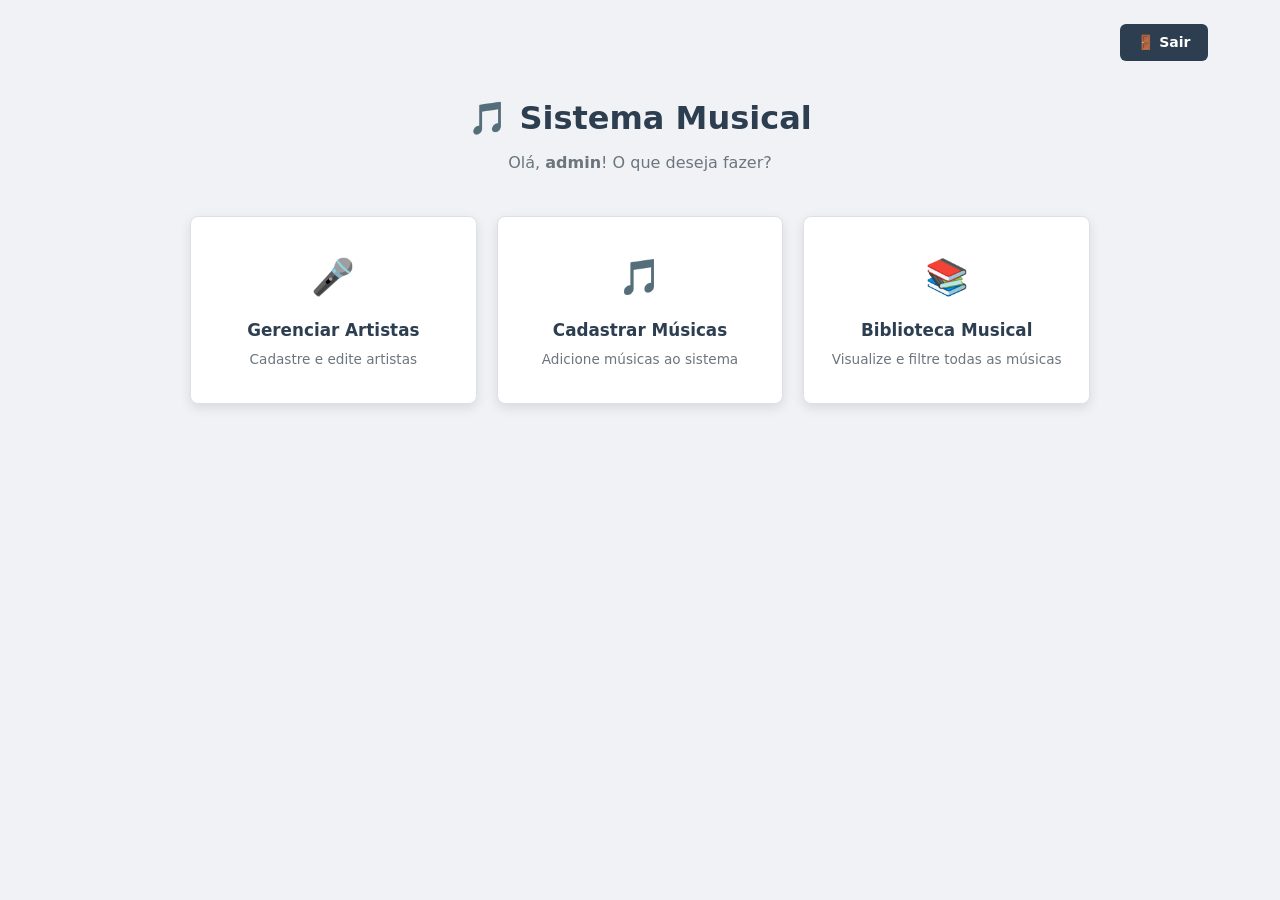
<file: index.html>
<!DOCTYPE html>
<html lang="pt-br">
<head>
    <!-- O head é igual ao do login: só muda o title. -->
    <meta charset="UTF-8">
    <meta name="viewport" content="width=device-width, initial-scale=1.0">
    <title>Menu Principal — Sistema Musical</title>
    <link rel="icon" href="data:image/svg+xml,<svg xmlns=%27http://www.w3.org/2000/svg%27 viewBox=%270 0 100 100%27><text y=%27.9em%27 font-size=%2790%27>🎵</text></svg>">
    <link rel="stylesheet" href="styles.css">
</head>
<body>
<!-- container: caixa com largura máxima, centralizada. Usada em todas as telas, menos no login. -->
<div class="container">
    <!-- topbar: barra de cima. O CSS (flex-end) joga o botão Sair para a direita. -->
    <div class="topbar">
        <!-- Um link (a) com cara de botão: a classe btn-back deixa ele escuro. -->
        <!-- Na Sprint 2 este link vai para logout.php, que encerra a sessão. -->
        <a href="login.html" class="btn-back">🚪 Sair</a>
    </div>
    <!-- page-header: as boas-vindas, centralizadas. -->
    <div class="page-header">
        <h1>🎵 Sistema Musical</h1>
        <!-- "admin" está fixo (dado inventado). Na Sprint 2 o PHP mostra o nome de quem entrou. -->
        <p>Olá, <strong>admin</strong>! O que deseja fazer?</p>
    </div>
    <!-- menu-grid: a grade dos 3 cards. O CSS usa display: grid para colocá-los lado a lado. -->
<div class="menu-grid">
    <!-- Cada menu-card tem um link (a) que ocupa o card inteiro: clicar em qualquer parte leva à tela. -->
    <div class="menu-card">
        <a href="cadastro_artista.html">
            <div class="menu-card-icon">🎤</div> <!-- ícone grande -->
            <div class="menu-card-title">Gerenciar Artistas</div> <!-- título -->
            <div class="menu-card-desc">Cadastre e edite artistas</div> <!-- descrição -->
        </a>
    </div>
    <div class="menu-card">
        <a href="cadastro_musica.html">
            <div class="menu-card-icon">🎵</div>
            <div class="menu-card-title">Cadastrar Músicas</div>
            <div class="menu-card-desc">Adicione músicas ao sistema</div>
        </a>
    </div>
    <div class="menu-card">
        <a href="listagem_musicas.html">
            <div class="menu-card-icon">📚</div>
            <div class="menu-card-title">Biblioteca Musical</div>
            <div class="menu-card-desc">Visualize e filtre todas as músicas</div>
        </a>
    </div>
</div>
</div>
</body>
</html>
</file>
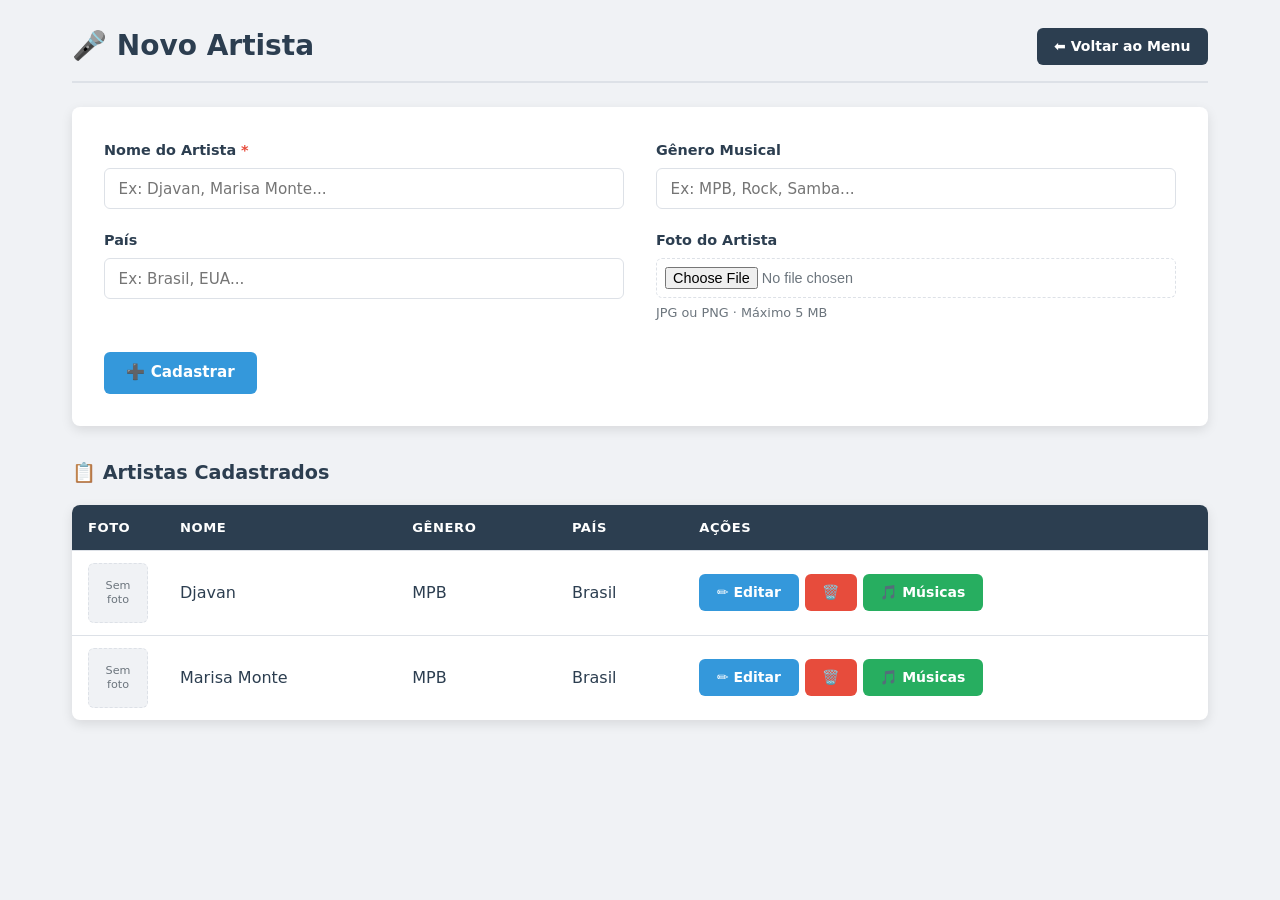
<file: cadastro_artista.html>
<!DOCTYPE html>
<html lang="pt-br">
<head>
<meta charset="UTF-8">
<meta name="viewport" content="width=device-width, initial-scale=1.0">
<title>Novo Artista — Sistema Musical</title>
<link rel="icon" href="data:image/svg+xml,<svg xmlns=%27http://www.w3.org/2000/svg%27 viewBox=%270 0 100 100%27><text y=%27.9em%27 font-size=%2790%27>🎵</text></svg>">
 <link rel="stylesheet" href="styles.css">
 </head>
 <body>
 <div class="container">

<!-- A mesma barra de título da Biblioteca (o CSS já existe desde a aula 2). -->
<div class="page-header-bar">
<h2>🎤 Novo Artista</h2>
<div class="header-actions">
<a href="index.html" class="btn-back">⬅ Voltar ao Menu</a>
</div>
 </div>

   <!--
     FORMULÁRIO DE CADASTRO DO ARTISTA (o "criador") 
     method="post": envia os dados escondidos. É o certo para cadastrar.
     enctype="multipart/form-data": OBRIGATÓRIO para enviar arquivo (a foto).
      Não muda nada na tela, mas sem ele a foto não chega ao PHP na Sprint 2. 
    --> 
   <form method="post" action="#" enctype="multipart/form-data">

       <!-- form-grid: o CSS transforma em 2 colunas (grid 1fr 1fr). Os campos se encaixam 2 por linha. -->
      <div class="form-grid">

     <div class="form-group">
           <!-- O * vermelho avisa que o campo é obrigatório. A cor vem da variável --red. -->
           <label for="nome">Nome do Artista <span style="color:var(--red)">*</span></label>
           <!-- required: o navegador não deixa cadastrar sem nome. -->
           <input type="text" id="nome" name="nome"
                  required placeholder="Ex: Djavan, Marisa Monte...">
     </div>

     <div class="form-group">
          <!-- Campo opcional (sem required). -->
          <label for="genero">Gênero Musical</label>
          <input type="text" id="genero" name="genero"
                  placeholder="Ex: MPB, Rock, Samba...">
     </div>

     <div class="form-group">
          <label for="pais">País</label>
          <input type="text" id="pais" name="pais"
                 placeholder="Ex: Brasil, EUA...">
     </div>

     <div class="form-group">
            <label for="foto">Foto do Artista</label>
            <!-- type="file": abre a janela para escolher um arquivo.
                 accept="image/*": mostra só imagens. -->
            <input type="file" id="imagem" name="imagem" accept="image/*">
            <!-- small: texto pequeno de ajuda embaixo do campo. -->
             <small>JPG ou PNG · Máximo 5 MB</small>
        </div>

    </div><!-- fim .form-grid -->

        <!-- form-actions: a área dos botões do formulário (flex). -->
   <div class="form-actions">
       <button type="submit" class="btn-primary">➕ Cadastrar</button>
  </div>
</form>


   <!-- ========== TABELA DE ARTISTAS (dados fixos nesta fase) ==========
        Usa as MESMAS classes da tabela da Biblioteca: o visual já vem pronto. -->
<h3>📋 Artistas Cadastrados</h3> <!-- h3: subtítulo da tabela -->

<div class="table-container">
    <table>
        <thead>
            <tr>
                <th class="col-foto">Foto</th>
                <th>Nome</th>
                <th>Gênero</th>
                <th>País</th>
                <th class="col-acoes">Ações</th>
            </tr>
   </thead>
   <tbody>
      <!-- Cada tr = um artista. -->
     <tr>
     <td><div class="no-image">Sem<br>foto</div></td>
     <td>Djavan</td>
     <td>MPB</td>
     <td>Brasil</td>
     <td>
        <div class="action-buttons">
                <a href="#" class="btn-edit">✏️ Editar</a>
                <a href="#" class="btn-delete">🗑️</a>
                <!-- btn-music (verde): leva ao cadastro das músicas DESTE artista. -->
                <a href="cadastro_musica.html" class="btn-music">🎵 Músicas</a>
             </div>
          </td>
        </tr>
        <tr>
             <td><div class="no-image">Sem<br>foto</div></td>
             <td>Marisa Monte</td>
             <td>MPB</td>
             <td>Brasil</td>
             <td>
                   <div class="action-buttons">
                   <a href="#" class="btn-edit">✏️ Editar</a>
                   <a href="#" class="btn-delete">🗑️</a>
                   <a href="cadastro_musica.html" class="btn-music">🎵 Músicas</a>
                </div>
             </td>
          </tr>
       </tbody>
    </table>
  </div>

</div>
</body>
</html>
</file>
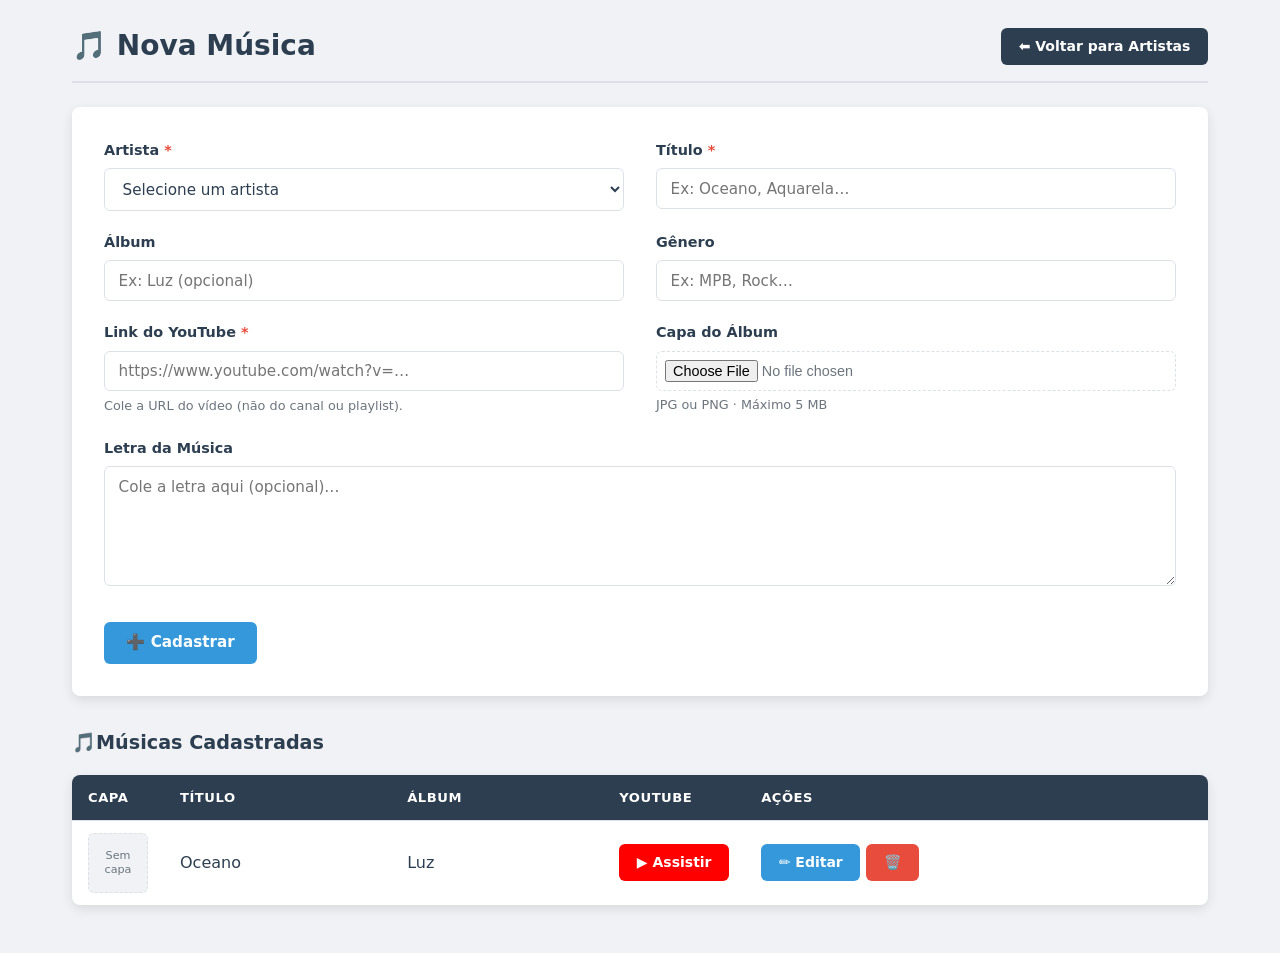
<file: cadastro_musica.html>
<!DOCTYPE html>
<html lang="pt-br">
<head>
    <meta charset="UTF-8">
    <meta name="viewport" content="width=device-width, initial-scale=1.0">
    <title>Nova Música — Sistema Musical</title>
    <link rel="icon" href="data:image/svg+xml,<svg xmlns=%27http://www.w3.org/2000/svg%27 viewBox=%270 0 100 100%27><text y=%27.9em%27 font-size=%2790%27>🎵</text></svg>">
    <link rel="stylesheet" href="styles.css">
</head>
<body>
<div class="container">

    <!-- Aqui o botão volta para os ARTISTAS: chegamos nesta tela pelo botão verde "Músicas". -->
    <div class="page-header-bar">
        <h2>🎵 Nova Música</h2>
        <div class="header-actions">
            <a href="cadastro_artista.html" class="btn-back">⬅ Voltar para Artistas</a>
        </div>
    </div>

    <!-- FORMULÁRIO DA MÚSICA (a "obra"). Igual ao do artista: post, enctype e form-grid. -->
    <form method="post" action="#" enctype="multipart/form-data">

        <div class="form-grid">

            <!-- Linha 1: Artista + Título -->
            <div class="form-group">
                <label for="artista_id">Artista <span style="color:var(--red)">*</span></label>
                <!--
                    select required: a música PRECISA de um artista.
                    A 1ª opção tem value="" (vazio): se a pessoa não escolher, o required bloqueia.
                    value="1", "2": o código do artista. Na Sprint 2 é assim que o banco
                    liga a música ao artista dela (chave estrangeira artista_id).
                -->
                <select name="artista_id" id="artista_id" required>
                    <option value="">Selecione um artista</option>
                    <option value="1">Djavan</option>
                    <option value="2">Marisa Monte</option>
                </select>
            </div>

            <div class="form-group">
                <label for="titulo">Título <span style="color:var(--red)">*</span></label>
                <input type="text" id="titulo" name="titulo"
                       required placeholder="Ex: Oceano, Aquarela…">
            </div>

            <!-- Linha 2: Álbum + Gênero (opcionais) -->
            <div class="form-group">
                <label for="album">Álbum</label>
                <input type="text" id="album" name="album" placeholder="Ex: Luz (opcional)">
            </div>

            <div class="form-group">
                <label for="genero">Gênero</label>
                <input type="text" id="genero" name="genero" placeholder="Ex: MPB, Rock…">
            </div>

            <!-- Linha 3: YouTube + Capa -->
            <div class="form-group">
                <label for="youtube_link">Link do YouTube <span style="color:var(--red)">*</span></label>
                <!-- type="url": o navegador confere se é um endereço de internet (http...). -->
                <input type="url" id="youtube_link" name="youtube_link"
                       required placeholder="https://www.youtube.com/watch?v=…">
                <small>Cole a URL do vídeo (não do canal ou playlist).</small>
            </div>

            <div class="form-group">
                <label for="imagem_capa">Capa do Álbum</label>
                <!-- O mesmo campo de foto do artista: só imagens. -->
                <input type="file" id="imagem_capa" name="imagem_capa" accept="image/*">
                <small>JPG ou PNG · Máximo 5 MB</small>
            </div>

            <!-- Linha 4: Letra. A classe "full" faz este campo ocupar as 2 colunas (grid-column: 1 / -1). -->
            <div class="form-group full">
                <label for="letra">Letra da Música</label>
                <!-- textarea: caixa de texto com várias linhas. Diferente do input, ela tem fechamento. -->
                <textarea id="letra" name="letra" placeholder="Cole a letra aqui (opcional)…"></textarea>
            </div>

        </div><!-- fim .form-grid -->

        <div class="form-actions">
            <button type="submit" class="btn-primary">➕ Cadastrar</button>
        </div>
    </form>


    <!-- ========== TABELA DE MÚSICAS DO ARTISTA (dados fixos nesta fase) ========== -->
    <h3>🎵Músicas Cadastradas</h3>
    <div class="table-container">
        <table>
            <thead>
                <tr>
                    <th class="col-capa">Capa</th>
                    <th>Título</th>
                    <th>Álbum</th>
                    <th class="col-youtube">YouTube</th>
                    <th class="col-acoes">Ações</th>
                </tr>
            </thead>
            <tbody>
                <tr>
                    <td><div class="no-image">Sem<br>capa</div></td>
                    <td>Oceano</td>
                    <td>Luz</td>
                    <!-- Abre o vídeo numa aba nova. -->
                    <td><a href="#" target="_blank" class="btn-youtube">▶ Assistir</a></td>
                    <td>
                        <div class="action-buttons">
                            <a href="#" class="btn-edit">✏️ Editar</a>
                            <a href="#" class="btn-delete">🗑️</a>
                        </div>
                    </td>
                </tr>
            </tbody>
        </table>
    </div>

</div>
</body>
</html>
</file>
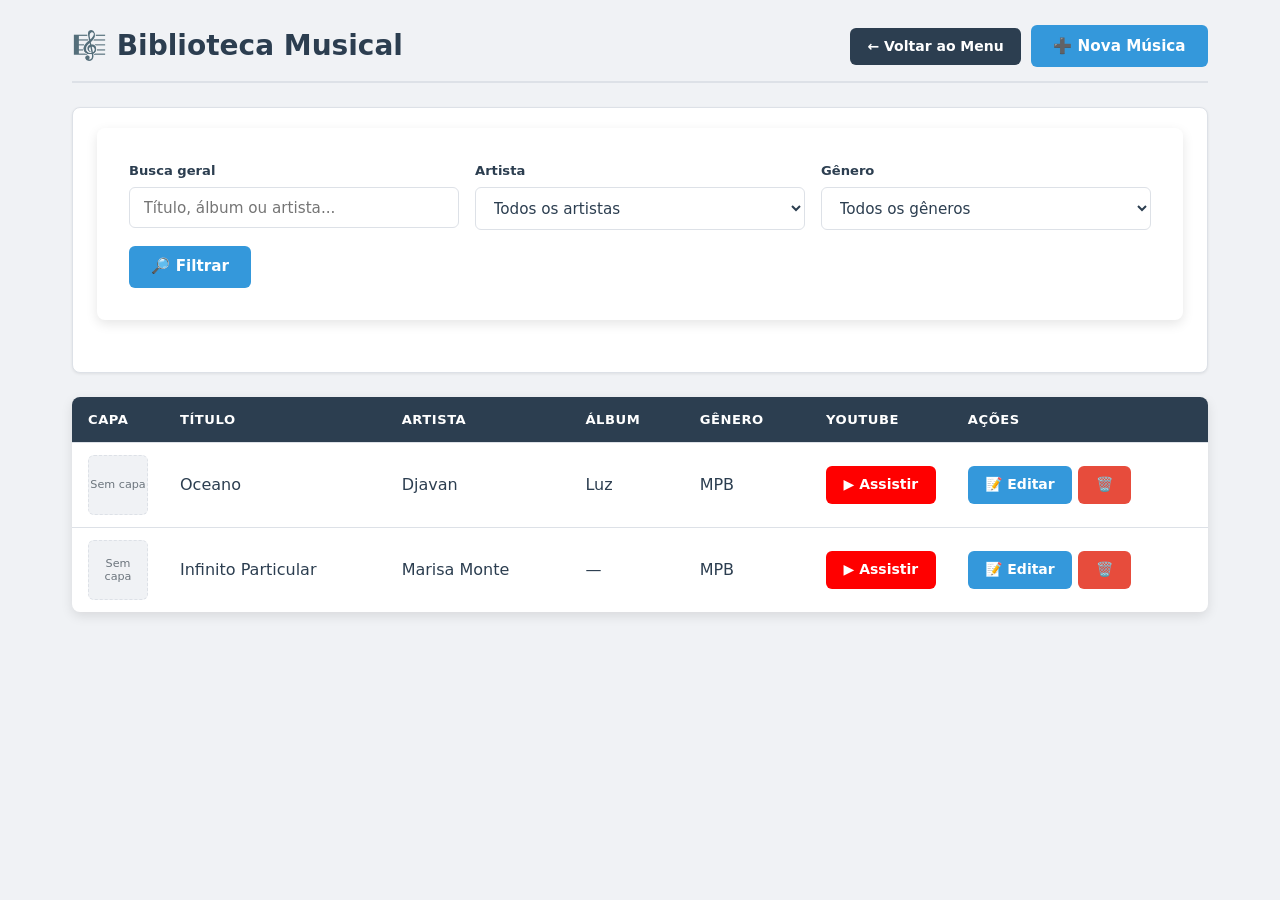
<file: listagem_musicas.html>
<!DOCTYPE html>
<html lang="pt-br">
<head>
    <meta charset="UTF-8">
    <meta name="viewport" content="width=device-width initial-scale=1.0">
    <title>Biblioteca Musical – Sistema Musical</title>
    <link rel="icon" href="data:image/svg+xml,<svg xmlns=%22http://www.w3.org/2000/svg%22 viewBox=%220 0 100 100%22><text y=%22.9em%22 font-size=%2290%22>🎵< text></svg>">
    <link rel="stylesheet" href="styles.css">
</head>
<body>
<div class="container">
    <!-- ========== CABEÇALHO DA PÁGINA ==========
         page-header-bar: o CSS (flex + space-between) deixa o título
         à esquerda e os botões à direita. Esta barra se repete nos cadastros. -->
    <div class="page-header-bar">
        <h2>🎼 Biblioteca Musical</h2> <!-- h2: o título desta tela -->
        <div class="header-actions">
            <!-- Links com cara de botão: btn-back (escuro) e btn-primary (azul). -->
            <a href="index.html" class="btn-back">← Voltar ao Menu</a>
            <a href="cadastro_musica.html" class="btn-primary">➕ Nova Música</a>
        </div>
    </div>
    <!-- ========== FILTROS ==========
         Nesta fase eles apenas aparecem (não filtram de verdade).
         method="get": na Sprint 2 o que a pessoa escolher vai aparecer no endereço
         (ex.: ?artista=1) e o PHP usa isso para filtrar no banco. -->
    <div class="filters">
        <form method="get" class="filter-form" action="#">
            <!-- filter-group: os 3 filtros. O CSS (flex) coloca lado a lado. -->
            <div class="filter-group">
                <!-- filter-item: um filtro = rótulo + campo. -->
          <div class="filter-item">
                <label for="busca">Busca geral</label>
                <input type="text" name="busca" id="busca" placeholder="Título, álbum ou artista...">
            </div>
            <div class="filter-item">
                <label for="artista">Artista</label>
                <!-- select: lista para escolher uma opção.
                     value="" (vazio) = "todos". O número é o código do artista no banco. -->
                <select name="artista" id="artista">
                    <option value="">Todos os artistas</option>
                    <option value="1">Djavan</option>
                    <option value="2">Marisa Monte</option>
                </select>
            </div>
            <div class="filter-item">
                <label for="genero">Gênero</label>
                <select name="genero" id="genero">
                    <option value="">Todos os gêneros</option>
                    <option value="MPB">MPB</option>
                </select>
            </div>
        </div>
        <!-- filter-actions: a área do botão de filtrar. -->
        <div class="filter-actions">
            <button type="submit" class="btn-primary">🔎 Filtrar</button>
        </div>
    </form>
</div>
<!-- ========== TABELA DE MÚSICAS ========== -->
    <!-- table-container: a caixa branca com sombra em volta da tabela. -->
    <div class="table-container">
        <table>
            <!-- thead: o cabeçalho da tabela. tr = linha. th = célula de título. -->
            <thead>
                <tr>
                    <!-- As classes col-... deixam o CSS controlar a largura destas colunas. -->
                    <th class="col-capa">Capa</th>
                    <th>Título</th>
                    <th>Artista</th>
                    <th>Álbum</th>
                    <th>Gênero</th>
                    <th class="col-youtube">YouTube</th>
                    <th class="col-acoes">Ações</th>
                </tr>
            </thead>
            <!-- tbody: o corpo. Cada tr é UMA música; cada td é uma informação dela.
                 Os dados estão fixos aqui. Na Sprint 2 o PHP cria estas linhas a partir do banco. -->
            <tbody>
                <tr>
                    <!-- no-image: quadrado "Sem capa" no lugar da imagem (a capa real vem na Sprint 2). -->
                    <td><div class="no-image">Sem capa</div></td>
                    <td>Oceano</td>
                    <td>Djavan</td>
                    <td>Luz</td>
                    <td>MPB</td>
                    <!-- target="_blank": abre o vídeo numa aba nova, sem sair do sistema. -->
                    <td><a href="#" target="_blank" class="btn-youtube">▶ Assistir</a></td>
                    <td>
                        <!-- action-buttons: junta Editar e Excluir lado a lado (flex). -->
                        <div class="action-buttons">
                            <a href="#" class="btn-edit">📝 Editar</a>
                            <a href="#" class="btn-delete">🗑️</a>
                        </div>
                    </td>
                </tr>
                <tr>
                   <td><div class="no-image">Sem<br>capa</div></td>
                    <td>Infinito Particular</td>
                    <td>Marisa Monte</td>
                    <td>—</td> <!-- sem álbum: mostramos um traço -->
                    <td>MPB</td>
                    <td><a href="#" target="_blank" class="btn-youtube">▶ Assistir</a></td>
                    <td>
                        <div class="action-buttons">
                            <a href="#" class="btn-edit">📝 Editar</a>
                            <a href="#" class="btn-delete">🗑️</a>
                        </div>
                    </td>
                </tr>
            </tbody>
        </table>
    </div>
</div>
</body>
</html>
</file>
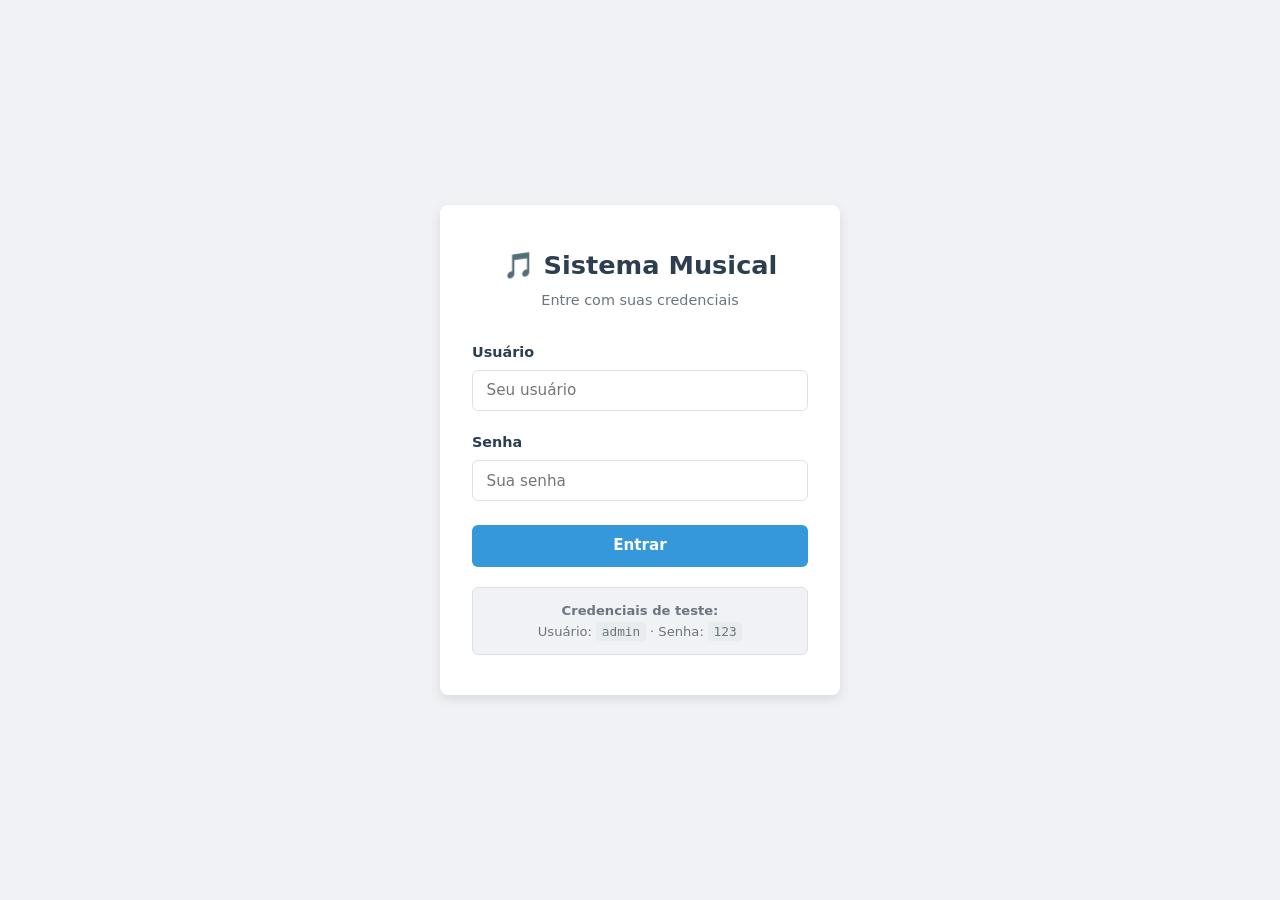
<file: login.html>
<!DOCTYPE html>
<!-- DOCTYPE: avisa ao navegador que esta página é HTML5. Sempre a 1ª linha. -->
<html lang="pt-br">
<!-- lang="pt-br": o conteúdo está em português (ajuda o Google e o leitor de tela). -->
<head>
    <!-- HEAD: configurações da página. Nada daqui aparece dentro da página. -->
    <meta charset="UTF-8">
    <!-- UTF-8: libera os acentos (ç, ã, é). -->
    <meta name="viewport" content="width=device-width, initial-scale=1.0">
    <!-- viewport: faz a página caber na tela do celular. -->
    <title>Login — Sistema Musical</title>
    <!-- title: o nome que aparece na aba do navegador. -->
    <link rel="icon" href="data:image/svg+xml,<svg xmlns=%27http://www.w3.org/2000/svg%27 viewBox=%270 0 100 100%27><text y=%27.9em%27 font-size=%2790%27>🎵</text></svg>">
    <!-- rel="icon": o ícone da aba. Aqui é o emoji 🎵 desenhado direto no código. -->
    <link rel="stylesheet" href="styles.css">
    <!-- rel="stylesheet": liga o arquivo de estilo. Todas as telas usam o MESMO styles.css. -->
</head>
<!-- A classe login-page é usada no CSS para centralizar o cartão no meio da tela. -->
<body class="login-page">
    <!-- login-card: a caixa branca que guarda o login inteiro. -->
    <div class="login-card">
        <!-- login-header: título e subtítulo, centralizados pelo CSS. -->
     <div class="login-header">
            <h1>🎵 Sistema Musical</h1>
            <p>Entre com suas credenciais</p>
     </div>
     <!--
        FORM: o formulário de login.
        method="post": envia os dados escondidos (não aparecem no endereço).
        action="#": por enquanto não envia para lugar nenhum.
        Na Sprint 2 (back-end), o action vai mandar os dados para o PHP.
     -->
        <form method="post" action="#">
            <!-- form-group: junta um rótulo (label) e seu campo (input). -->
            <div class="form-group">
                <!-- for="usuario" é igual ao id do input: clicar no texto foca o campo. -->
                <label for="usuario">Usuário</label>
                <input type="text"
                    id="usuario"
                    name="usuario"
                    required
                    autocomplete="username"
                    placeholder="Seu usuário">
         <!--
                type="text": campo de texto comum.
                name: o nome do dado que o PHP vai receber na Sprint 2.
                required: o navegador não deixa enviar vazio.
                autocomplete: o navegador pode sugerir o usuário salvo.
                placeholder: a dica cinza dentro do campo.
          -->
            </div>
            <div class="form-group">
                <label for="senha">Senha</label>
                <!-- type="password": esconde o que a pessoa digita (●●●). -->
                <input type="password"
                    id="senha"
                    name="senha"
                    required
                    autocomplete="current-password"
                    placeholder="Sua senha">
            </div>
           <!-- type="submit": envia o formulário. A classe btn-primary deixa o botão azul. -->
            <button type="submit" class="btn-primary">Entrar</button>
        </form>
        <!-- login-hint: a dica com as credenciais de teste. <code> mostra em fonte de código. -->
        <div class="login-hint">
            <strong>Credenciais de teste:</strong><br>
            Usuário: <code>admin</code>  ·  Senha: <code>123</code>
            <!--   = espaço que não quebra a linha. -->
        </div>
    </div>
</body>
</html>
</file>
<file: styles.css>
/* =============================================
SISTEMA MUSICAL: Folha de Estilos Principal
=============================================
Um único arquivo para TODAS as telas. Ele cresce a cada aula:
Aula 1: base, formulário, botões, login e menu
Aula 2: títulos, barra de título, cores dos botões, tabelas filtros
Aula 3: formulário em grade, campo de foto e botão de músicas
Aula 4: url e textarea, campo "full", utilitários e celular
============================================= */




 /* -----------------------------------------------
 1. VARIÁVEIS E RESET [AULA 1]
 ----------------------------------------------- */
/* :root guarda as variáveis. Escrevemos o valor UMA vez e usamos
em todo lugar com var(--nome). Para mudar a identidade visual do
sistema, basta trocar as cores aqui. */
:root {
    --primary:   #2c3e50; /* azul bem escuro: títulos, cabeçalho da tabela */
    --blue:      #3498db; /* azul: botão principal e editar */
    --blue-dark: #2980b9; /* azul escuro: hover */
    --green:     #27ae60; /* verde: botão de músicas */
    --red:       #e74c3c; /* vermelho: excluir e o * de obrigatório */
    --red-dark:  #c0392b;
    --bg:        #f0f2f5; /* fundo cinza claro da página */
    --surface:   #ffffff; /* fundo dos cartões */
    --border:    #dde1e7; /* cor das bordas */
    --text:      #2c3e50;
    --text-muted:#6c757d; /* texto cinza, menos importante */
    --shadow-sm: 0 1px 3px rgba(0,0,0,.08); /* sombra fraca */
    --shadow-md: 0 4px 12px rgba(0,0,0,.10); /* sombra média */
    --radius:    8px; /* arredondamento dos cantos */
    --font:      'Segoe UI', system-ui, -apple-system, sans-serif;
}


/* Reset: zera as margens que o navegadir coloca sozinho.
    box-sizing: border-box faz a largura já incluir padding e borda. */
*, *::before, *::after {
    margin: 0;
    padding: 0;
    box-sizing: border-box;
}


/* A página inteira: fonte, fundo e cor do texto. */
body {
    font-family: var(--font);
    background-color: var(--bg);
    color: var(--text);
    line-height: 1.6;        /* espaço entre as linhas do texto */
    min-height: 100vh;       /* no mínimo a altura toda da tela */
}




/* --------------------------------------------
    2. FORMULÁRIOS [AULA 1]
    Base usada por TODAS as telas que tem <form>.
---------------------------------------------- */
/* Todo formulário vira um cartão branco com sombra. */
form {
    background: var(--surface);
    padding: 2rem;
    border-radius: var(--radius);
    box-shadow: var(--shadow-md);
    margin-bottom: 2rem;
}


/* Espaço embaixo de cada grupo (rótulo + campo). */
.form-group {
    margin-bottom: 1.25rem;
}


/* display: block coloca o rótulo numa linha só dele, em cima do campo. */
label {
    display: block;
    margin-bottom: .4rem;
    font-size: .9rem;
    font-weight: 600;
    color: var(--primary);
}


/* Os campos ocupam a largura toda e ganham borda fina.
    textarea e select já ficam prontos para as próximas telas. */
input[type="text"],
input[type="password"],
textarea,
select {
    width: 100%;
    padding: .65rem .85rem;
    border: 1.5px solid var(--border);
    border-radius: 6px;
    font-size: .95rem;
    font-family: var(--font);  /* sem isso, campos usam outra fonte */
    color: var(--text);
    background: var(--surface);
    transition: border-color .2s, box-shadow .2s; /* muda suave */
}


/* :focus = quando a pessoa clica no campo. A borda fica azul. */
input:focus,
textarea:focus,
select:focus {
    outline: none;
    border-color: var(--blue);
    box-shadow: 0 0 0 3px rgba(52,152,219,.15);
}




/* ----------------------------------------------
    3. BOTÕES [AULA 1, cores novas nas aulas 2 e 3]
------------------------------------------------ */
/* Seletor em grupo (vírgulas): TODOS os botões do sistema têm o 
    mesmo formato. Cada um ganha a sua cor mais abaizo. */
.btn-primary,
.btn-edit,
.btn-delete,
.btn-music,
.btn-back,
.btn-youtube {
    display: inline-flex;
    align-items: center;
    justify-content: center;
    gap: .35rem;
    padding: .55rem 1.1rem;
    border: none;
    border-radius: 6px;
    font-size: .875rem;
    font-weight: 600;
    font-family: var(--font);
    cursor: pointer;                 /* mãozinha no mouse */
    text-decoration: none;           /* links sem sublinhado */
    white-space: nowrap;             /* texto não quebra linha */
    transition: background-color .2s, transform .15s, box-shadow .2s;
    line-height: 1.4;
}


/* Botão principal: azul. No hover escurece e sobe 1px. */
.btn-primary {
    padding: .65rem 1.4rem;
    font-size: .95rem;
    background: var(--blue);
    color: #fff;
}
.btn-primary:hover { background: var(--blue-dark); transform: translateY(-1px); box-shadow: var(--shadow-sm); }


/* Voltar e Sair: escuro. */
.btn-back       { background: var(--primary); color: #fff; }
.btn-back:hover { background: #la252f;  }




/* ----------------------------------------
    5. TELA DE LOGIN [AULA 1]
------------------------------------------ */
/* 0 body do login vira flex para centralizar o cartão:
    justify-content = horizontal, align-items = vertical. */
.login-page {
    display: flex;
    justify-content: center;
    align-items: center;
    min-height: 100vh;
    background: var(--bg);
    padding: 1rem;
}


/* O cartão branco, com no máximo 400px de largura. */
.login-card {
    background: var(--surface);
    padding: 2.5rem 2rem;
    border-radius: var(--radius);
    box-shadow: var(--shadow-md);
    width: 100%;
    max-width: 400px;
}


/* O form já é um cartão (seção 2). Dentro do login-card tiramos
    o fundo e a sombra para não ficar "caixa dentro de caixa". */
.login-card form {
    background: none;
    box-shadow: none;
    padding: 0;
    margin: 0;
}


.login-header {
    text-align: center;
    margin-bottom: 1.75rem;
}


.login-header h1 {
    font-size: 1.6rem;
    color: var(--primary);
    margin-bottom: .25rem;
}


.login-header p {
    color: var(--text-muted);
    font-size: .9rem;
}


/* Seletor com espaço = "que está dentro de". Só o botão do login
    ocupa a largura toda. */
.login-card .btn-primary {
    width: 100%;
    margin-top: .25rem;
}


/* A caixinha com a dica das credenciais. */
.login-hint {
    margin-top: 1.25rem;
    padding: .75rem 1rem;
    background: var(--bg);
    border-radius: 6px;
    text-align: center;
    font-size: .82rem;
    color: var(--text-muted);
    border: 1px solid var(--border);
}


.login-hint code {
    background: #e9ecef;
    padding: .1rem .35rem;
    border-radius: 3px;
    font-size: .8rem;
}


 /* ---------------------------------------
    6. LAYOUT BASE [AULA 1]
    0 container de todas as telas, menos o login.
-------------------------------------------- */
/* Largura máxima de 1200px. margin: 0 auto centraliza a caixa. */
.container {
    max-width: 1200px;
    margin: 0 auto;
    padding: 24px 32px;
}




/* -----------------------------------------
    7. MENU PRINCIPAL [AULA 1]
-------------------------------------------- */
/* flex-end empurra o botão Sair para a direita. */
.topbar {
    display: flex;
    justify-content: flex-end;
    margin-bottom: 2rem;
}


.page-header {
    text-align: center;
    margin-bottom: 2.5rem;
}


.page-header h1 {
    font-size: 2rem;
    color: var(--primary);
    margin-bottom: .35rem;
}


.page-header p { color: var(--text-muted); font-size: 1rem; }


/* A grade dos cards. auto-fit +minmax(240px, 1fr):
    "coloque quantas colunas coubem, cada uma com no mínimo 240px".
    No celular os cards descem sozinhos. */
.menu-grid {
    display: grid;
    grid-template-columns: repeat(auto-fit, minmax(240px, 1fr));
    gap: 1.25rem;
    max-width: 900px;
    margin: 0 auto;
    }


    .menu-card {
        background: var(--surface);
        border-radius: var(--radius);
        box-shadow: var(--shadow-md);
        transition: transform .2s, box-shadow .2s;
        border: 1px solid var(--border);
    }


    /* Com o mouse em cima, o card sobe 4px e a sombra cresce. */
    .menu-card:hover {
        transform: translateY(-4px);
        box-shadow: 0 8px 20px rgba(0,0,0.13);
    }


    /* display: block faz o link ocupar o card inteiro (tudo clicável). */
    .menu-card a {
        display: block;
        padding: 2rem 1.5rem;
        text-align: center;
        text-decoration: none;
        color: var(--text);
    }


    .menu-card-icon  { font-size: 2.2rem; margin-bottom: .75rem;}
    .menu-card-title { font-size: 1.05rem; font-weight: 600; color: var(--primary); margin-bottom: .34rem; }
    .menu-card-desc  { font-size: .85rem; color: var(--text-muted); }


    /* [AULA 2] Cores dos botões de ação da tabela.
2 Azul = ação normal. Vermelho = perigo (excluir). */
.btn-edit { background: var(--blue); color: #fff; }
.btn-edit:hover { background: var(--blue-dark); }
.btn-delete { background: var(--red); color: #fff; }
.btn-delete:hover { background: var(--red-dark); }


/* [AULA 2] O vermelho do YouTube, para reconhecer na hora. */
.btn-youtube { background: #ff0000; color: #fff; }
.btn-youtube:hover { background: #cc0000; }


/* -----------------------------------------------
8. TIPOGRAFIA [h2 na AULA 2]
----------------------------------------------- */
/* Todo h2 do sistema: grande, cor principal e uma linha embaixo. */
h2 {
    font-size: 1.75rem;
    font-weight: 600;
    color: var(--primary);
    margin-bottom: 1.5rem;
    padding-bottom: .75rem;
    border-bottom: 2px solid var(--border);
}




/* -----------------------------------------------
9. CABEÇALHO DE PÁGINA COM AÇÕES [AULA 2]
Usado na Biblioteca e nos dois cadastros.
----------------------------------------------- */
/* space-between: título na esquerda, botões na direita.
flex-wrap: se faltar espaço, os botões descem. */
.page-header-bar {
    display: flex;
    align-items: center;
    justify-content: space-between;
    gap: 1rem;
    margin-bottom: 1.5rem;
    padding-bottom: .75rem;
    border-bottom: 2px solid var(--border);
    flex-wrap: wrap;
}


/* A barra já tem linha embaixo. Tiramos a linha do h2 que está
dentro dela, senão ficariam duas. */
.page-header-bar h2 {
    margin: 0;
    padding: 0;
    border: none;
    font-size: 1.75rem;
    font-weight: 600;
    color: var(--primary);
}


.page-header-bar .header-actions {
    display: flex;
    gap: .6rem;
    flex-wrap: wrap;
    align-items: center;
}


/* -----------------------------------------------
11. TABELAS [AULA 2]
----------------------------------------------- */
/* A caixa da tabela. overflow: hidden corta o que passa dos cantos
redondos (senão o cabeçalho escuro "vaza" no canto). */
.table-container {
    background: var(--surface);
    border-radius: var(--radius);
    box-shadow: var(--shadow-md);
    overflow: hidden;
    margin-bottom: 1.5rem;
}


/* border-collapse: as bordas das células viram uma só. */
table {
    width: 100%;
    border-collapse: collapse;
}


/* Espaço dentro das células e uma linha fina entre as linhas. */
th, td {
    padding: 12px 16px;
    text-align: left;
    vertical-align: middle;
    border-bottom: 1px solid var(--border);
}


/* Cabeçalho escuro, letra branca e MAIÚSCULA. */
th {
    background: var(--primary);
    color: #fff;
    font-size: .82rem;
    font-weight: 600;
    letter-spacing: .04em;
    text-transform: uppercase;
    white-space: nowrap;
}


tbody tr:last-child td { border-bottom: none; } /* a última linha sem borda */
tbody tr:hover { background: #f8fafc; } /* linha clareia com o mouse */


/* Larguras fixas das colunas pequenas. */
.col-foto,
.col-capa { width: 90px; white-space: nowrap; }
.col-youtube { width: 110px; white-space: nowrap; }
.col-acoes { white-space: nowrap; }


/* Editar, Excluir (e Músicas) lado a lado. */
.action-buttons {
    display: flex;
    gap: 6px;
    align-items: center;
    flex-wrap: nowrap;
}


/* [Sprint 2] A miniatura da capa ou da foto de verdade. */
.table-thumbnail {
    width: 60px;
    height: 60px;
    object-fit: cover;
    border-radius: 6px;
    display: block;
}


/* O quadrado "Sem capa / Sem foto": borda tracejada e texto no meio. */
.no-image {
    width: 60px;
    height: 60px;
    background: var(--bg);
    border: 1.5px dashed var(--border);
    border-radius: 6px;
    display: flex;
    align-items: center;
    justify-content: center;
    font-size: .7rem;
    color: var(--text-muted);
    text-align: center;
    line-height: 1.2;
}


/* [Sprint 2] Célula de "nenhuma música encontrada". */
td.empty-cell {
    text-align: center;
    color: var(--text-muted);
    padding: 2rem;
    font-size: .95rem;
}


/* -----------------------------------------------
14. FILTROS [AULA 2]
----------------------------------------------- */
.filters {
    background: var(--surface);
    padding: 1.25rem 1.5rem;
    border-radius: var(--radius);
    box-shadow: var(--shadow-sm);
    margin-bottom: 1.5rem;
    border: 1px solid var(--border);
}


/* Os filtros lado a lado. flex-wrap: descem se não couber. */
.filter-group {
    display: flex;
    gap: 1rem;
    flex-wrap: wrap;
    margin-bottom: 1rem;
}


/* flex: 1 = cada filtro pega a mesma fatia do espaço.
min-width impede que fique fino demais. */
.filter-item {
    flex: 1;
    min-width: 180px;
}


.filter-item label {
    font-size: .82rem;
}


.filter-actions {
    display: flex;
    gap: .75rem;
    align-items: center;
}


/* [AULA 3] Verde = ir para as músicas do artista. */
.btn-music         { background: var(--green); color: #fff; }
.btn-music:hover    {background: #219a52; }


/* [AULA 3] O subtítulo das tabelas dos cadastros. */
h3 {
    font-size: 1.2rem;
    font-weight: 600;
    color: var(--primary);
    margin: 2rem 0 1rem;  /* 2rem em cima, 0 nos lados 1rem embaixo */
}


/* [AULA 3] Verde = ir para as músicas do artista. */
.btn-music { background: var(--green); color: #fff; }
.btn-music:hover { background: #219a52; }


/* [AULA 3] O subtítulo das tabelas dos cadastros. */
h3 {
    font-size: 1.2rem;
    font-weight: 600;
    color: var(--primary);
    margin: 2rem 0 1rem; /* 2rem em cima, 0 nos lados, 1rem embaixo */
}


/* [AULA 3] Seletor de atributo: só o input de arquivo.
A borda tracejada lembra "solte o arquivo aqui". */
input[type="file"] {
    width: 100%;
    padding: .5rem;
    border: 1.5px dashed var(--border);
    border-radius: 6px;
    font-size: .9rem;
    color: var(--text-muted);
    cursor: pointer;
}


/* [AULA 3] O texto de ajuda fica embaixo do campo, pequeno e cinza. */
small {
    display: block;
    margin-top: .3rem;
    font-size: .8rem;
    color: var(--text-muted);
}


/* [AULA 3] 2 colunas iguais (1fr = uma fração do espaço).
gap: 0 entre linhas (o form-group já tem margem) e 2rem entre colunas. */
.form-grid {
    display: grid;
    grid-template-columns: 1fr 1fr;
    gap: 0 2rem;
}


/* [AULA 3] Os botões abaixo do formulário, lado a lado. */
.form-actions {
    display: flex;
    gap: .75rem;
    align-items: center;
    flex-wrap: wrap;
    margin-top: .5rem;
    grid-column: 1 / -1;
}


/* [AULA 3, usada na Sprint 2] Mostra a foto já salva ao editar. */
.current-image {
    display: flex;
    align-items: center;
    gap: .75rem;
    margin-top: .75rem;
    padding: .75rem;
    background: var(--bg);
    border-radius: 6px;
}


.current-image img {
    width: 64px;
    height: 64px;
    object-fit: cover; /* corta a foto sem esticar */
    border-radius: 6px;
    flex-shrink: 0;
}


.current-image small {
    margin: 0;
    color: var(--text-muted);
}

/* -----------------------------------------------
    4. MENSAGENS    [AULA 4, usadas de verdade na Sprint 2]
    Ex.: "Artista cadastrado!" (success) ou "Senha incorreta" (error).
----------------------------------------------- */
.message {
    display: flex;
    align-items: center;
    gap: .6rem;
    padding: .85rem 1.1rem;
    border-radius: 6px;
    margin-bottom: 1.25rem;
    font-size: .95rem;
    font-weight: 500;
}

.message.success { background: #d4edda; color: #155724; border: 1px solid #c3e6cb; }
.message.error { background: #f8d7da; color: #721c24; border: 1px solid #f5c6cb; }

/* [AULA 4] A caixa da letra: começa com 120px de altura.
   resize: vertical deixa esticar só para baixo. */
textarea {
    min-height: 120px;
    resize: vertical;
}


/* -----------------------------------------------
   10. FORMULÁRIO EM GRADE [AULAS 3 e 4]
----------------------------------------------- */
/* [AULA 4] Outros tipos de input ficam iguais ao text. */
input[type="number"],
input[type="url"],
input[type="date"] {
    width: 100%;
    padding: .65rem .85rem;
    border: 1.5px solid var(--border);
    border-radius: 6px;
    font-size: .95rem;
    font-family: var(--font);
    color: var(--text);
    background: var(--surface);
    transition: border-color .2s, box-shadow .2s;
}

/* [AULA 4] O campo com a classe "full" vai da 1ª à última linha
   da grade: ocupa as 2 colunas (usado na letra da música). */
.form-grid .form-group.full {
    grid-column: 1 / -1;
}


/* -----------------------------------------------
   15. UTILITÁRIOS [AULA 4]
    Classes pequenas para usar direto no HTML, sem criar regra nova.
    mt = margin-top, mb = margin-bottom.
----------------------------------------------- */
.text-center { text-align: center; }
.text-muted { color: var(--text-muted); font-size: .9rem; }

.mt-1 { margin-top: .5rem; }
.mt-2 { margin-top: 1rem; }
.mt-3 { margin-top: 1.5rem; }
.mb-1 { margin-bottom: .5rem; }
.mb-2 { margin-bottom: 1rem; }
.mb-3 { margin-bottom: 1.5rem; }


/* -----------------------------------------------
    16. RESPONSIVIDADE    [AULA 4]
    Tudo aqui dentro só vale em telas de até 768px (celular e
    tablet em pé). Fica no FIM do arquivo para vencer as regras de cima.
    Teste: F12, depois o ícone de celular (modo responsivo).
----------------------------------------------- */
@media (max-width: 768px) {
    .container { padding: 16px; }                 /* menos espaço nas bordas */
    h2 { font-size: 1.4rem; }
    form { padding: 1.25rem; }
    .form-grid { grid-template-columns: 1fr; }    /* formulário em 1 coluna */
    .filter-group { flex-direction: column; gap: .75rem; }   /* filtros empilhados */
    .filter-item { min-width: 100%; }
    .table-container { overflow-x: auto; }        /* tabela rola para o lado */
    table { min-width: 560px; }
    th, td { padding: 10px 12px; font-size: .85rem; }
    .table-thumbnail,
    .no-image { width: 48px; height: 48px; }
    .col-foto, .col-capa { width: 68px; }
    .action-buttons { flex-wrap: wrap; gap: 4px; }
    .btn-edit, .btn-delete, .btn-music, .btn-youtube {
        padding: .4rem .7rem;
        font-size: .78rem;
    }
    .menu-grid { grid-template-columns: 1fr; }    /* menu: 1 card por linha */
}
</file>
